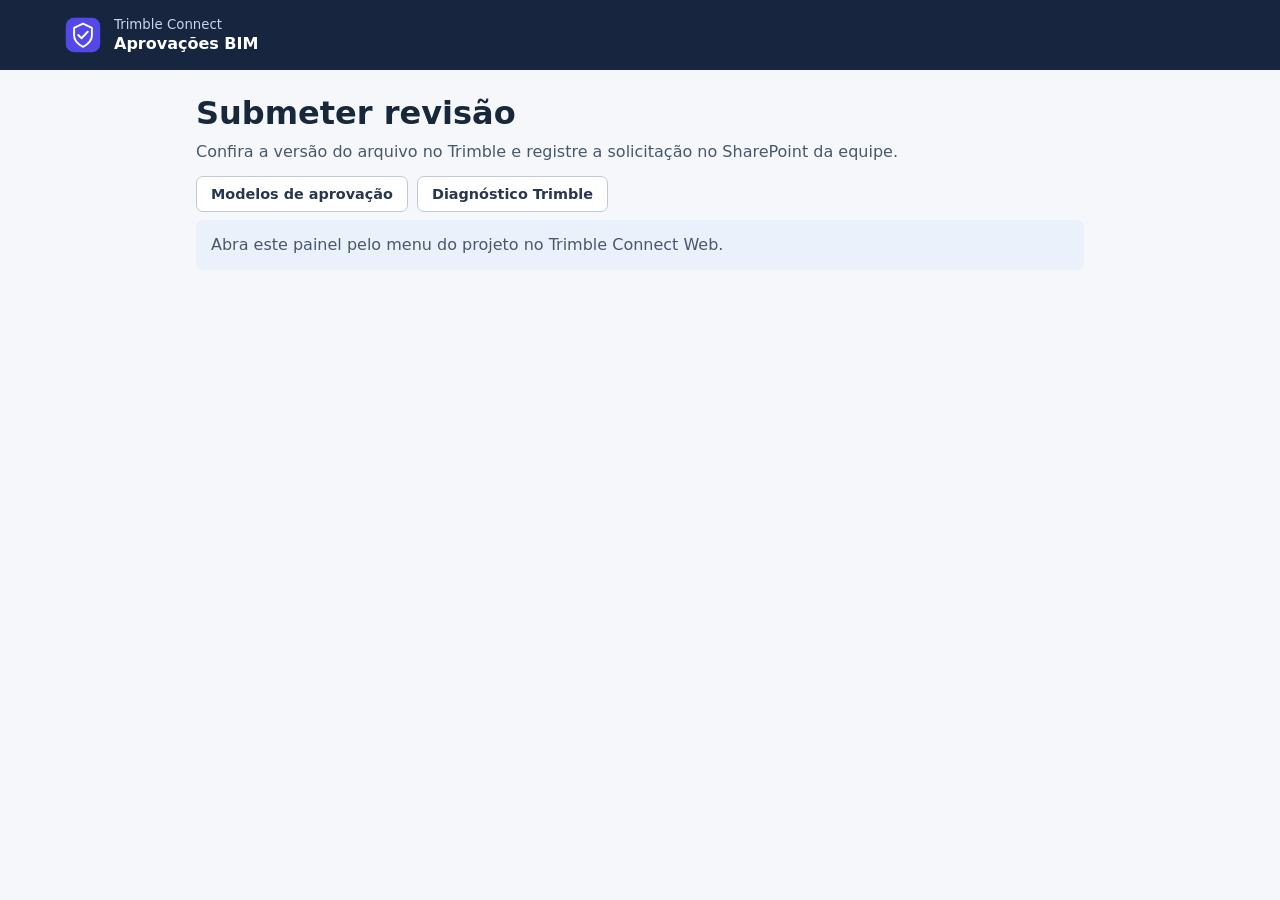
<file: aprovacoes/m365/painel/index.html>
<!DOCTYPE html>
<html lang="pt-BR">
<head>
  <meta charset="utf-8">
  <meta name="viewport" content="width=device-width, initial-scale=1">
  <meta name="referrer" content="no-referrer">
  <meta http-equiv="Content-Security-Policy" content="default-src 'none'; script-src 'self' https://components.connect.trimble.com; connect-src 'self' https://app.connect.trimble.com https://app21.connect.trimble.com https://app22.connect.trimble.com https://app31.connect.trimble.com https://app32.connect.trimble.com; style-src 'self'; img-src 'self'; base-uri 'none'; form-action 'none'">
  <title>Aprovações BIM · Microsoft 365</title>
  <link rel="icon" href="../../icon.svg"><link rel="stylesheet" href="painel.css">
  <script type="module" src="painel.mjs"></script>
</head>
<body>
  <header><img src="../../icon.svg" width="38" height="38" alt=""><div><small>Trimble Connect</small><strong>Aprovações BIM</strong></div><a id="board" target="_blank" rel="noopener noreferrer" hidden>Consultar fluxo no SharePoint ↗</a></header>
  <main>
    <h1>Submeter revisão</h1><p>Confira a versão do arquivo no Trimble e registre a solicitação no SharePoint da equipe.</p>
    <div class="buttons">
      <a id="team" href="./decisoes.html" class="primary" hidden>Decisões da equipe</a>
      <a id="monitor" href="./monitor.html" class="primary" hidden>Acompanhamento</a>
      <a href="./modelos.html" class="primary secondary">Modelos de aprovação</a>
      <a href="./diagnostico.html" class="primary secondary">Diagnóstico Trimble</a>
    </div>
    <p id="connection" class="status" role="status">Conectando ao projeto…</p>
    <section id="configuration" hidden>
      <details id="config-details">
        <summary>Configuração local do projeto</summary>
        <p id="config-project"></p>
        <p>Cole o JSON do administrador. Salve pelo próprio painel no Trimble. A configuração fica neste navegador.</p>
        <form id="config-form">
          <label for="config-json">JSON da configuração</label>
          <textarea id="config-json" rows="12" maxlength="12000" required spellcheck="false"></textarea>
          <div class="buttons"><button type="submit">Salvar configuração</button><button type="button" id="remove-config" class="secondary" hidden>Remover configuração local</button></div>
        </form>
        <p id="config-status" role="status"></p>
      </details>
    </section>
    <section id="selection" hidden>
      <h2>Documento em elaboração</h2>
      <p id="project"></p><p id="folder"></p>
      <label for="file">Arquivo</label><select id="file"><option value="">Selecione um arquivo</option></select>
      <div class="buttons"><button id="inspect" disabled>Conferir versão atual</button><button class="secondary" id="refresh">Atualizar arquivos</button></div>
    </section>
    <section id="submission" hidden>
      <h2>Dados para a solicitação</h2>
      <p id="summary"></p><p>Abra o formulário, copie cada valor para o campo correspondente e selecione <strong>Salvar</strong> no SharePoint. A solicitação só entra na fila após esse registro.</p>
      <dl id="fields"></dl>
      <a id="new-form" target="_blank" rel="noopener noreferrer" class="primary">Abrir formulário no SharePoint ↗</a>
      <p id="copy-status" role="status"></p>
    </section>
  </main>
</body>
</html>
</file>
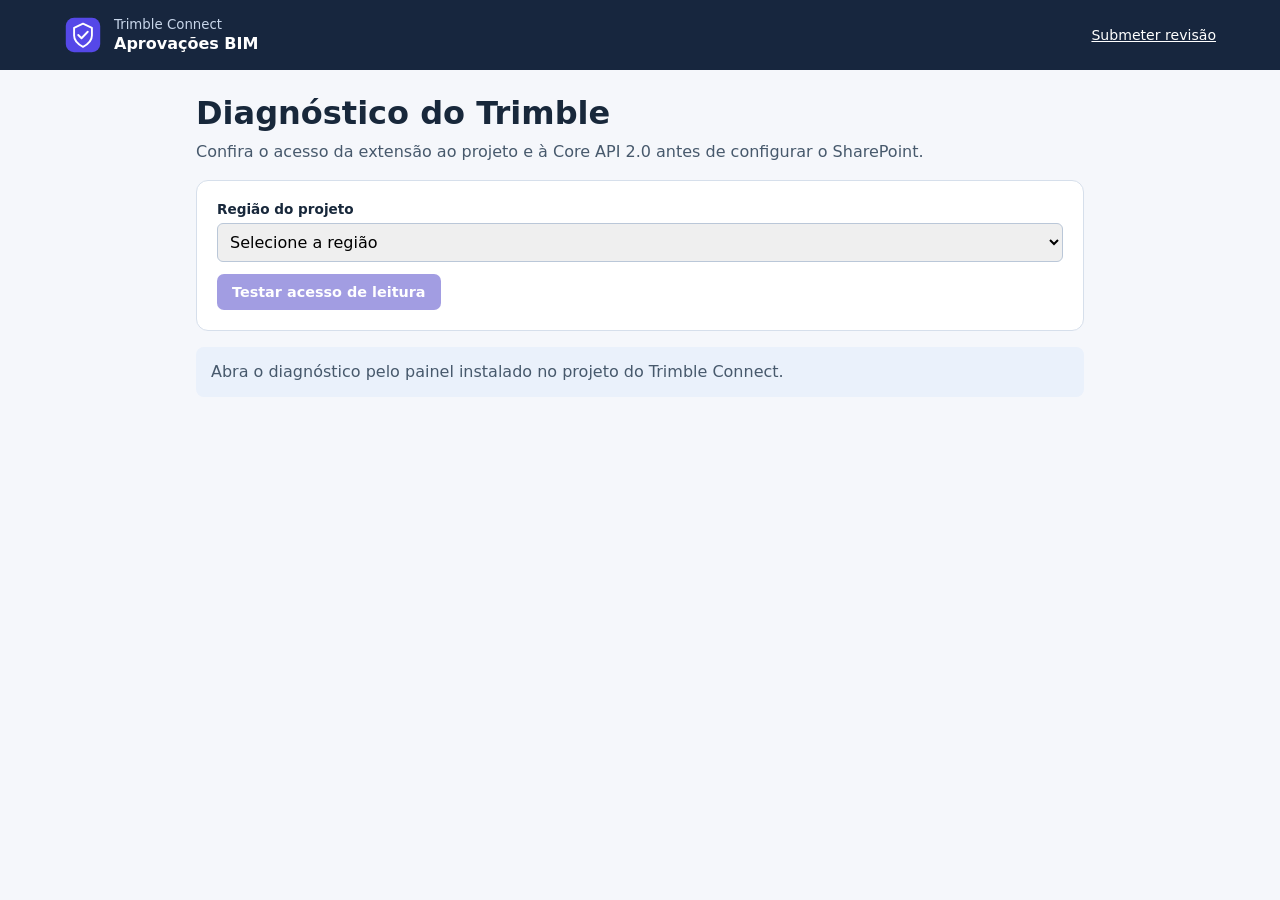
<file: aprovacoes/m365/painel/diagnostico.html>
<!doctype html>
<html lang="pt-BR">
<head>
  <meta charset="utf-8">
  <meta name="viewport" content="width=device-width,initial-scale=1">
  <meta name="referrer" content="no-referrer">
  <meta http-equiv="Content-Security-Policy" content="default-src 'none'; script-src 'self' https://components.connect.trimble.com; connect-src https://app.connect.trimble.com https://app21.connect.trimble.com https://app22.connect.trimble.com https://app31.connect.trimble.com https://app32.connect.trimble.com; style-src 'self'; img-src 'self'; base-uri 'none'; form-action 'none'">
  <title>Diagnóstico Trimble · Aprovações BIM</title>
  <link rel="stylesheet" href="./painel.css">
  <script type="module" src="./diagnostico.mjs"></script>
</head>
<body>
  <header><img src="../../icon.svg" width="38" height="38" alt=""><div><small>Trimble Connect</small><strong>Aprovações BIM</strong></div><a href="./index.html">Submeter revisão</a></header>
  <main>
    <h1>Diagnóstico do Trimble</h1>
    <p>Confira o acesso da extensão ao projeto e à Core API 2.0 antes de configurar o SharePoint.</p>
    <p id="project"></p>
    <section>
      <label for="region">Região do projeto</label>
      <select id="region">
        <option value="">Selecione a região</option>
        <option value="northamerica">América do Norte</option>
        <option value="europe">Europa</option>
        <option value="unitedkingdom">Reino Unido</option>
        <option value="asia">Ásia</option>
        <option value="australia">Austrália</option>
      </select>
      <div class="buttons"><button id="run" type="button" disabled>Testar acesso de leitura</button></div>
    </section>
    <p id="result" class="status" role="status">Conectando ao projeto…</p>
  </main>
</body>
</html>
</file>
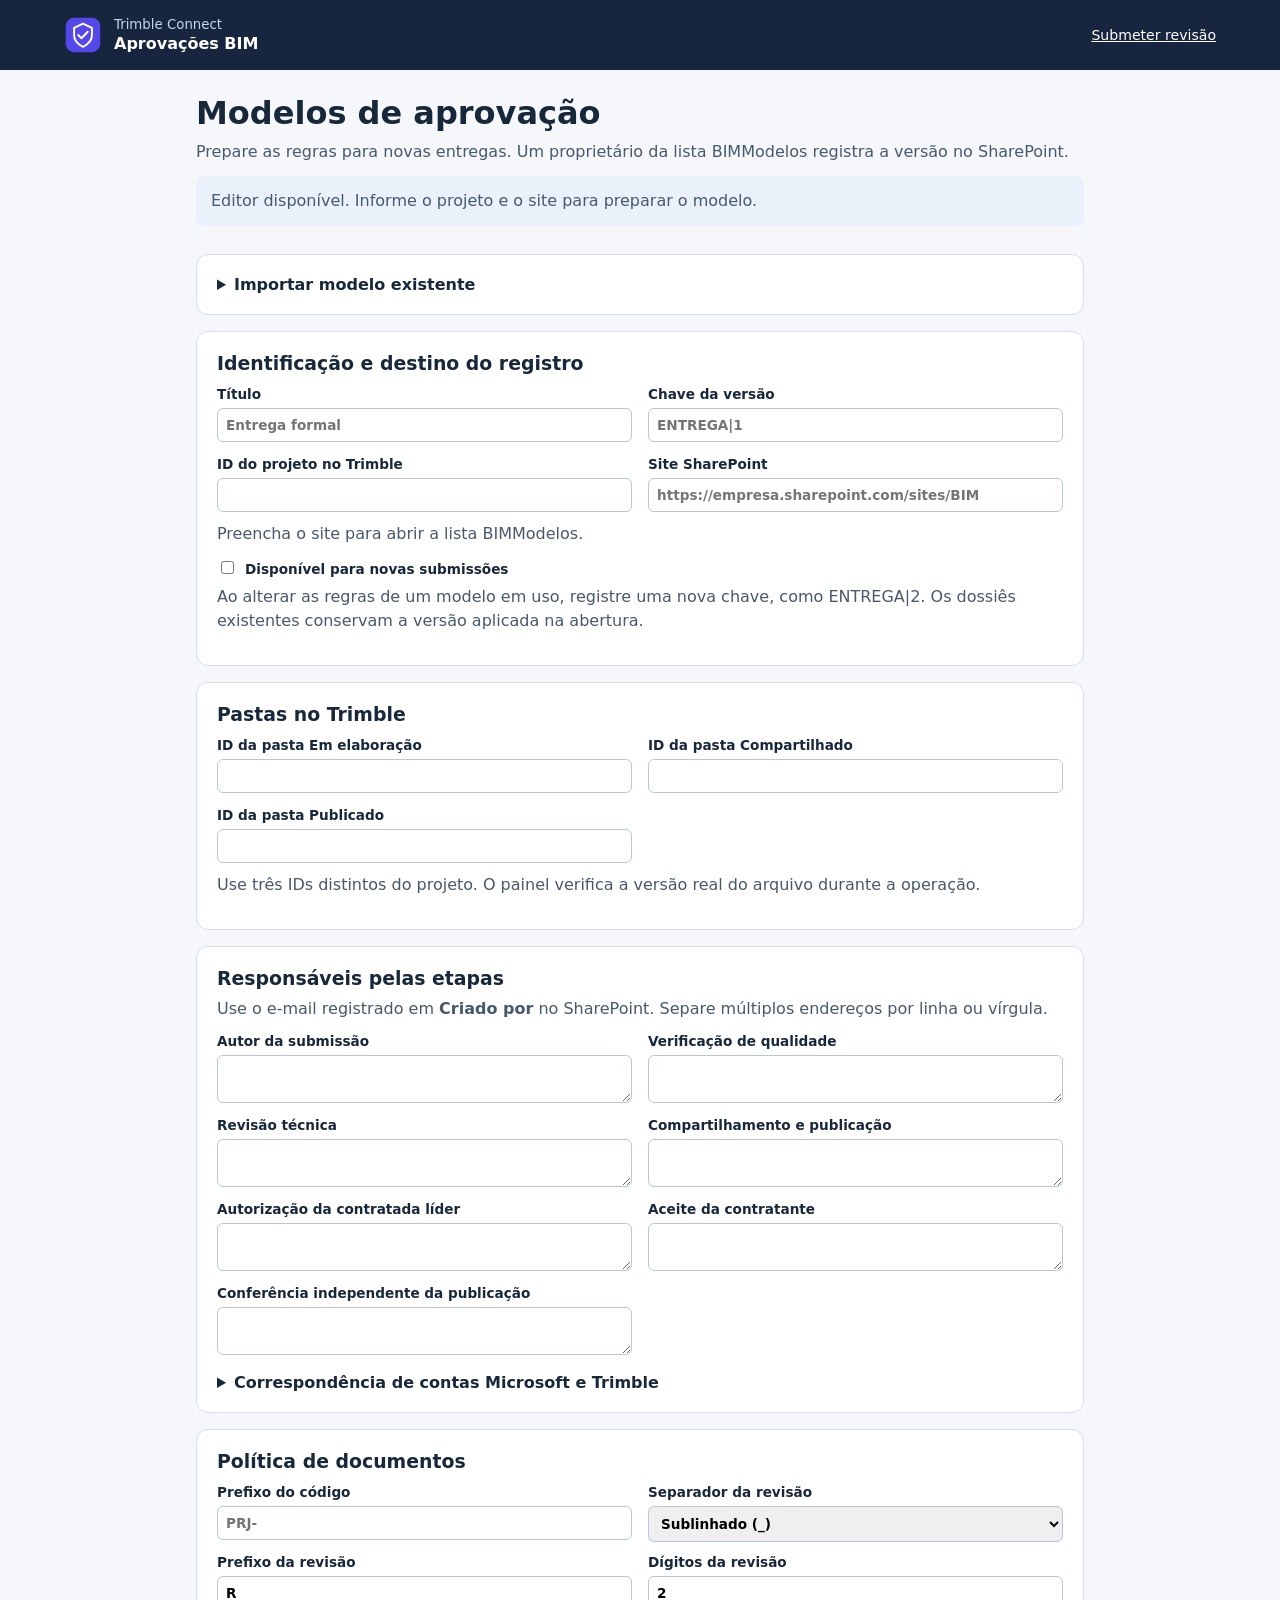
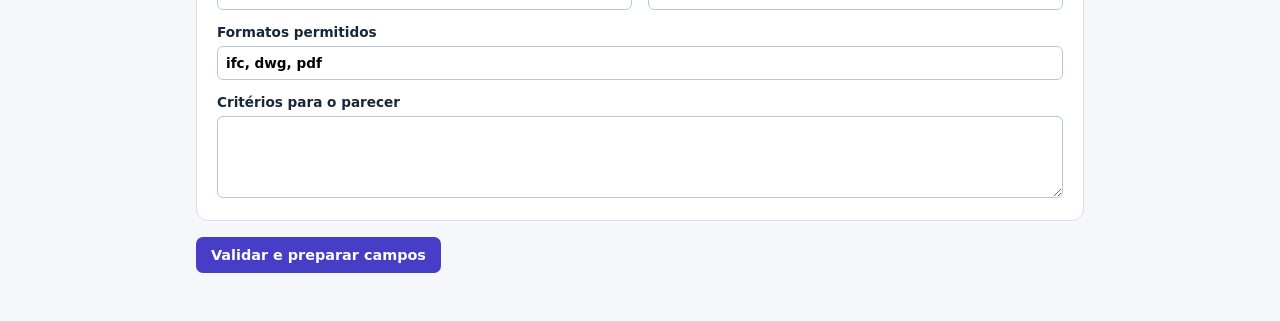
<file: aprovacoes/m365/painel/modelos.html>
<!doctype html>
<html lang="pt-BR">
<head>
  <meta charset="utf-8">
  <meta name="viewport" content="width=device-width, initial-scale=1">
  <meta name="referrer" content="no-referrer">
  <meta http-equiv="Content-Security-Policy" content="default-src 'none'; script-src 'self' https://components.connect.trimble.com; style-src 'self'; img-src 'self'; connect-src 'self'; base-uri 'none'; form-action 'none'">
  <title>Modelos de aprovação · Aprovações BIM</title>
  <link rel="icon" href="../../icon.svg">
  <link rel="stylesheet" href="painel.css">
  <link rel="stylesheet" href="modelos.css">
  <script type="module" src="modelos.mjs"></script>
</head>
<body>
  <header>
    <img src="../../icon.svg" width="38" height="38" alt="">
    <div><small>Trimble Connect</small><strong>Aprovações BIM</strong></div>
    <a href="./index.html">Submeter revisão</a>
  </header>
  <main class="editor">
    <h1>Modelos de aprovação</h1>
    <p>Prepare as regras para novas entregas. Um proprietário da lista BIMModelos registra a versão no SharePoint.</p>
    <p id="context-status" class="status" role="status">Consultando o projeto…</p>
    <div class="buttons links">
      <button id="use-project" class="secondary" type="button" hidden>Usar dados do projeto ativo</button>
      <a id="models" target="_blank" rel="noopener noreferrer" hidden>Abrir BIMModelos no SharePoint ↗</a>
    </div>

    <section>
      <details>
        <summary>Importar modelo existente</summary>
        <p>Cole DadosJson da lista BIMModelos ou um registro copiado deste editor. A importação substitui o rascunho da tela.</p>
        <form id="import-form">
          <label for="import-json">JSON do modelo</label>
          <textarea id="import-json" rows="6" maxlength="100000" spellcheck="false" class="code"></textarea>
          <label for="import-file">Ou selecione um arquivo JSON</label>
          <input id="import-file" type="file" accept=".json,application/json">
          <div class="buttons"><button type="submit" class="secondary">Importar no editor</button></div>
        </form>
        <p id="import-status" role="status"></p>
      </details>
    </section>

    <form id="editor-form" novalidate>
      <section aria-labelledby="identificacao">
        <h2 id="identificacao">Identificação e destino do registro</h2>
        <div class="editor-grid">
          <label>Título <input name="titulo" maxlength="255" placeholder="Entrega formal" required></label>
          <label>Chave da versão <input name="chave" class="code" maxlength="125" placeholder="ENTREGA|1" required></label>
          <label>ID do projeto no Trimble <input name="projeto" class="code" maxlength="96" required></label>
          <label>Site SharePoint <input name="site" type="url" placeholder="https://empresa.sharepoint.com/sites/BIM" aria-describedby="site-status"></label>
        </div>
        <p id="site-status"></p>
        <label class="attest"><input name="ativo" type="checkbox"> Disponível para novas submissões</label>
        <p>Ao alterar as regras de um modelo em uso, registre uma nova chave, como ENTREGA|2. Os dossiês existentes conservam a versão aplicada na abertura.</p>
      </section>
      <section aria-labelledby="pastas">
        <h2 id="pastas">Pastas no Trimble</h2>
        <div class="editor-grid">
          <label>ID da pasta Em elaboração <input name="wip" maxlength="96" class="code" required></label>
          <label>ID da pasta Compartilhado <input name="shared" maxlength="96" class="code" required></label>
          <label>ID da pasta Publicado <input name="published" maxlength="96" class="code" required></label>
        </div>
        <p>Use três IDs distintos do projeto. O painel verifica a versão real do arquivo durante a operação.</p>
      </section>
      <section aria-labelledby="responsaveis">
        <h2 id="responsaveis">Responsáveis pelas etapas</h2>
        <p>Use o e-mail registrado em <strong>Criado por</strong> no SharePoint. Separe múltiplos endereços por linha ou vírgula.</p>
        <div id="roles" class="editor-grid"></div>
        <details class="identities">
          <summary>Correspondência de contas Microsoft e Trimble</summary>
          <p>Preencha quando a conta Microsoft tem endereço diferente do membro Trimble. Informe uma associação por linha, no formato <code>conta@empresa.com → pessoa@exemplo.com</code>.</p>
          <label for="identity-map">Correspondências administradas</label>
          <textarea id="identity-map" name="identidades" rows="4" class="code" spellcheck="false"></textarea>
        </details>
      </section>
      <section aria-labelledby="regras">
        <h2 id="regras">Política de documentos</h2>
        <div class="editor-grid">
          <label>Prefixo do código <input name="prefixo" class="code" maxlength="32" placeholder="PRJ-"></label>
          <label>Separador da revisão
            <select name="separadorRevisao"><option value="_">Sublinhado (_)</option><option value="-">Hífen (-)</option></select>
          </label>
          <label>Prefixo da revisão <input name="prefixoRevisao" class="code" maxlength="3" value="R" required></label>
          <label>Dígitos da revisão <input type="number" name="digitosRevisao" min="1" max="6" step="1" value="2" required></label>
          <label class="full">Formatos permitidos <input name="formatos" class="code" value="ifc, dwg, pdf" required></label>
          <label class="full">Critérios para o parecer <textarea name="criterios" rows="4" maxlength="2000" required></textarea></label>
        </div>
      </section>
      <div class="buttons"><button type="submit">Validar e preparar campos</button></div>
    </form>

    <section id="check" hidden aria-labelledby="check-title">
      <h2 id="check-title">Resultado da validação</h2>
      <p id="check-status" role="status"></p>
      <ul id="model-erros"></ul>
      <ul id="model-avisos"></ul>
    </section>

    <section id="publication" hidden aria-labelledby="publication-title">
      <h2 id="publication-title">Campos de BIMModelos</h2>
      <p>Abra o formulário, preencha os campos e selecione <strong>Salvar</strong> no SharePoint. Confirme a chave, o estado Ativo e a configuração dos participantes do piloto.</p>
      <dl id="prepared-fields"></dl>
      <div class="buttons">
        <a id="new-model" class="primary" target="_blank" rel="noopener noreferrer" hidden>Abrir novo item no SharePoint ↗</a>
        <button type="button" id="copy-record" class="secondary">Copiar registro JSON</button>
      </div>
      <p id="copy-status" role="status"></p>
    </section>
  </main>
</body>
</html>
</file>
<file: aprovacoes/m365/painel/painel.css>
:root { color-scheme: light; font-family: "Segoe UI", system-ui, sans-serif; color: #18283b; background: #f5f7fb; }
* { box-sizing: border-box; } [hidden] { display: none !important; } body { margin: 0; }
header { display: flex; align-items: center; gap: 12px; padding: 16px clamp(16px,5vw,64px); background: #17263e; color: white; }
header div { display: grid; gap: 2px; } header small { color: #c7d5e9; } header a { margin-left: auto; color: white; font-size: .88rem; }
main { max-width: 920px; margin: auto; padding: 24px 16px 40px; }
h1 { font-size: clamp(1.5rem,4vw,2rem); margin: 0; } h2 { margin: 0; font-size: 1.18rem; }
p { color: #47596c; line-height: 1.5; margin: 8px 0 12px; }
section { padding: 20px; border: 1px solid #d6dfeb; border-radius: 12px; margin: 16px 0; background: white; }
label { font-size: .85rem; font-weight: 650; display: block; } select { margin-top: 6px; width: 100%; font: inherit; padding: 8px; border: 1px solid #bac7d8; border-radius: 6px; }
button,.primary { border: 1px solid transparent; background: #483dc7; color: white; border-radius: 7px; font: inherit; font-size: .9rem; font-weight: 600; padding: 9px 14px; display: inline-block; cursor: pointer; text-decoration: none; }
.secondary { background: white; border-color: #bdc9da; color: #273750; } button:disabled { opacity: .5; cursor: default; }
.buttons { display: flex; gap: 9px; flex-wrap: wrap; margin-top: 12px; }
.status { padding: 13px 15px; background: #eaf1fb; border-radius: 8px; }
dl { display: grid; gap: 10px; } dl div { display: grid; grid-template-columns: 95px minmax(0,1fr) auto; align-items: center; gap: 8px; padding-bottom: 9px; border-bottom: 1px solid #e1e6ed; }
dt { font-weight: 650; } dd { margin: 0; overflow-wrap: anywhere; font-family: ui-monospace,Consolas,monospace; font-size: .83rem; }
#copy-status:empty { display: none; } button:focus-visible,a:focus-visible,select:focus-visible { outline: 3px solid #8e86fa; outline-offset: 2px; }
@media(max-width:540px){ dl div { grid-template-columns: 1fr auto; } dd { grid-row: 2; grid-column: 1 / -1; } header { flex-wrap: wrap; } }
#lookup input, #decision input:not([type="checkbox"]), #decision textarea, #config-json { font: inherit; box-sizing: border-box; border: 1px solid #bac7d8; border-radius: 6px; padding: 8px; margin: 5px 0 10px; width: 100%; }
#config-json { font-family: ui-monospace,Consolas,monospace; resize: vertical; }
#configuration summary { cursor: pointer; font-weight: 650; }
#config-status:empty { display: none; }
#decision { display:grid; gap: 7px; margin-top: 15px; } #decision button {justify-self:start} .attest {display:flex; gap:8px; align-items:baseline}
#history {font-size:.85rem;line-height:1.6;overflow-wrap:anywhere}
</file>
<file: aprovacoes/m365/painel/modelos.css>
.editor details > summary { cursor: pointer; font-weight: 650; }
.editor-grid { display: grid; grid-template-columns: repeat(2, minmax(0, 1fr)); gap: 12px 16px; margin-top: 12px; }
.editor-grid .full { grid-column: 1 / -1; }
.editor input:not([type="checkbox"]), .editor textarea {
  display: block; width: 100%; margin: 6px 0 2px; padding: 8px;
  border: 1px solid #bac7d8; border-radius: 6px; font: inherit;
}
.editor textarea { resize: vertical; }
.editor .code, .editor #prepared-fields textarea { font-family: ui-monospace, Consolas, monospace; }
.editor .identities { margin-top: 16px; }
.editor .links { align-items: center; }
.editor input:focus-visible, .editor textarea:focus-visible, .editor summary:focus-visible { outline: 3px solid #8e86fa; outline-offset: 2px; }
.editor #prepared-fields div { grid-template-columns: minmax(60px, 95px) minmax(0, 1fr) auto; }
.editor #prepared-fields textarea { margin: 0; }
.editor #model-erros { color: #a02727; }
.editor #model-avisos { color: #775400; }
.editor ul:empty, .editor p:empty { display: none; }
@media (max-width: 540px) {
  .editor-grid { grid-template-columns: minmax(0, 1fr); }
  .editor #prepared-fields div { grid-template-columns: 1fr auto; }
}
</file>
